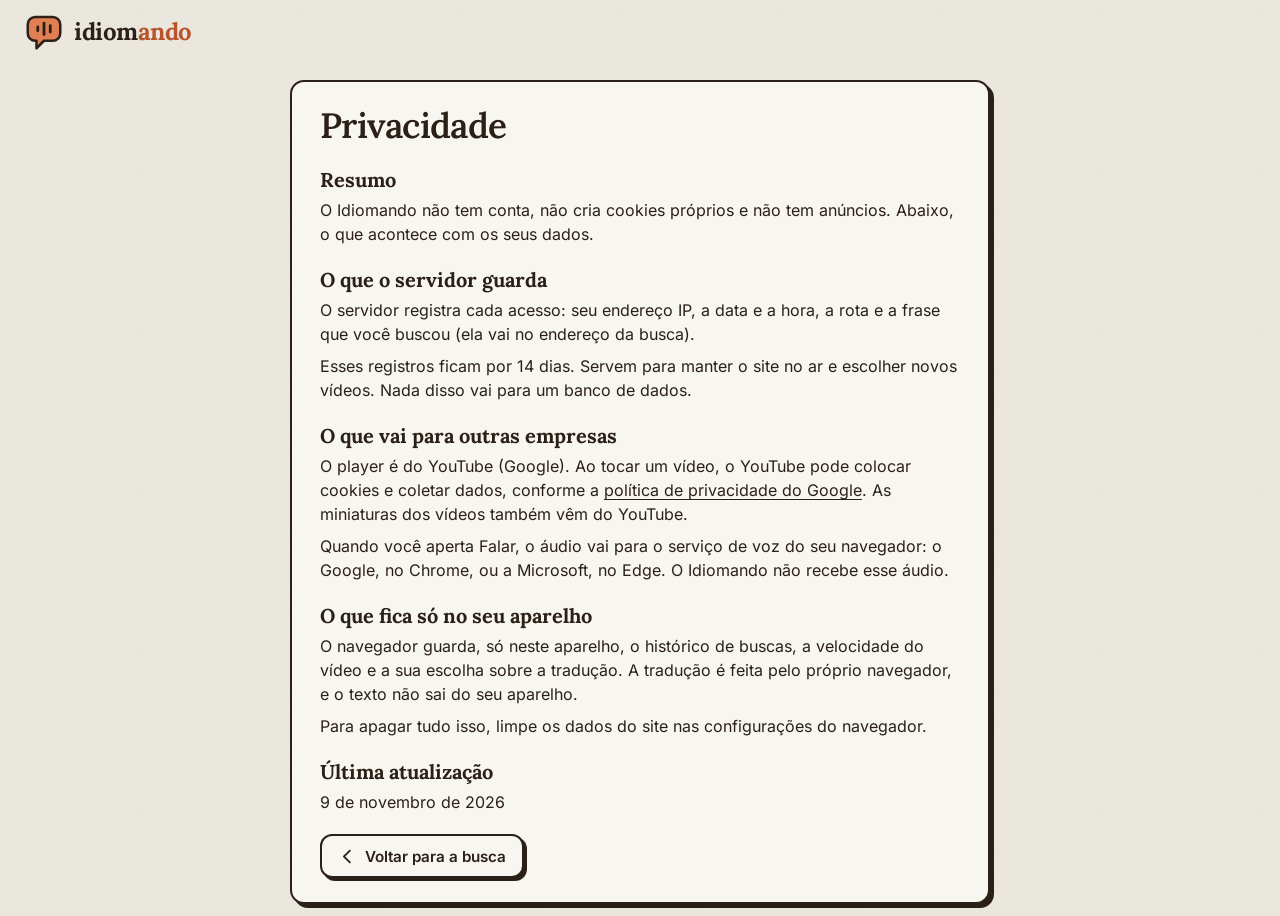
<file: src/main/resources/static/privacidade.html>
<!DOCTYPE html>
<html lang="pt-BR">
<head>
  <meta charset="UTF-8">
  <meta name="viewport" content="width=device-width, initial-scale=1, viewport-fit=cover">
  <title>Privacidade · Idiomando</title>
  <meta name="description" content="O que o Idiomando guarda, o que vai para outras empresas e o que fica só no seu aparelho.">
  <meta name="theme-color" content="#EEEBE3">
  <link rel="icon" href="favicon.svg" type="image/svg+xml">
  <link rel="stylesheet" href="fonts.css">
  <link rel="stylesheet" href="style.css">
</head>
<body>
  <header class="topo">
    <a class="marca" href="./" aria-label="Idiomando, página inicial">
      <svg class="logo" aria-hidden="true"><use href="icons.svg#logo"/></svg>
      <span class="marca-nome">idiom<b>ando</b></span>
    </a>
  </header>

  <main>
    <article class="card politica">
      <h1>Privacidade</h1>

      <h2>Resumo</h2>
      <p>O Idiomando não tem conta, não cria cookies próprios e não tem anúncios. Abaixo, o que acontece com os seus dados.</p>

      <h2>O que o servidor guarda</h2>
      <p>O servidor registra cada acesso: seu endereço IP, a data e a hora, a rota e a frase que você buscou (ela vai no endereço da busca).</p>
      <p>Esses registros ficam por 14 dias. Servem para manter o site no ar e escolher novos vídeos. Nada disso vai para um banco de dados.</p>

      <h2>O que vai para outras empresas</h2>
      <p>O player é do YouTube (Google). Ao tocar um vídeo, o YouTube pode colocar cookies e coletar dados, conforme a <a href="https://policies.google.com/privacy" rel="noopener">política de privacidade do Google</a>. As miniaturas dos vídeos também vêm do YouTube.</p>
      <p>Quando você aperta Falar, o áudio vai para o serviço de voz do seu navegador: o Google, no Chrome, ou a Microsoft, no Edge. O Idiomando não recebe esse áudio.</p>

      <h2>O que fica só no seu aparelho</h2>
      <p>O navegador guarda, só neste aparelho, o histórico de buscas, a velocidade do vídeo e a sua escolha sobre a tradução. A tradução é feita pelo próprio navegador, e o texto não sai do seu aparelho.</p>
      <p>Para apagar tudo isso, limpe os dados do site nas configurações do navegador.</p>

      <h2>Última atualização</h2>
      <p><time datetime="2026-11-09">9 de novembro de 2026</time></p>

      <a class="btn" href="./">
        <svg class="ic" aria-hidden="true"><use href="icons.svg#i-caret-left"/></svg>
        Voltar para a busca
      </a>
    </article>
  </main>
</body>
</html>
</file>
<file: src/main/resources/static/fonts.css>
/* Inter e Lora (variáveis), auto-hospedadas via @fontsource. Licença: SIL OFL 1.1 */
/* Inter cyrillic */
@font-face {
  font-family: 'Inter';
  font-style: normal;
  font-display: swap;
  font-weight: 100 900;
  src: url(fonts/inter-cyrillic-wght-normal.woff2) format('woff2');
  unicode-range: U+0301,U+0400-045F,U+0490-0491,U+04B0-04B1,U+2116;
}

/* Inter latin-ext */
@font-face {
  font-family: 'Inter';
  font-style: normal;
  font-display: swap;
  font-weight: 100 900;
  src: url(fonts/inter-latin-ext-wght-normal.woff2) format('woff2');
  unicode-range: U+0100-02BA,U+02BD-02C5,U+02C7-02CC,U+02CE-02D7,U+02DD-02FF,U+0304,U+0308,U+0329,U+1D00-1DBF,U+1E00-1E9F,U+1EF2-1EFF,U+2020,U+20A0-20AB,U+20AD-20C0,U+2113,U+2C60-2C7F,U+A720-A7FF;
}

/* Inter latin */
@font-face {
  font-family: 'Inter';
  font-style: normal;
  font-display: swap;
  font-weight: 100 900;
  src: url(fonts/inter-latin-wght-normal.woff2) format('woff2');
  unicode-range: U+0000-00FF,U+0131,U+0152-0153,U+02BB-02BC,U+02C6,U+02DA,U+02DC,U+0304,U+0308,U+0329,U+2000-206F,U+20AC,U+2122,U+2191,U+2193,U+2212,U+2215,U+FEFF,U+FFFD;
}

/* Lora cyrillic */
@font-face {
  font-family: 'Lora';
  font-style: normal;
  font-display: swap;
  font-weight: 400 700;
  src: url(fonts/lora-cyrillic-wght-normal.woff2) format('woff2');
  unicode-range: U+0301,U+0400-045F,U+0490-0491,U+04B0-04B1,U+2116;
}

/* Lora latin-ext */
@font-face {
  font-family: 'Lora';
  font-style: normal;
  font-display: swap;
  font-weight: 400 700;
  src: url(fonts/lora-latin-ext-wght-normal.woff2) format('woff2');
  unicode-range: U+0100-02BA,U+02BD-02C5,U+02C7-02CC,U+02CE-02D7,U+02DD-02FF,U+0304,U+0308,U+0329,U+1D00-1DBF,U+1E00-1E9F,U+1EF2-1EFF,U+2020,U+20A0-20AB,U+20AD-20C0,U+2113,U+2C60-2C7F,U+A720-A7FF;
}

/* Lora latin */
@font-face {
  font-family: 'Lora';
  font-style: normal;
  font-display: swap;
  font-weight: 400 700;
  src: url(fonts/lora-latin-wght-normal.woff2) format('woff2');
  unicode-range: U+0000-00FF,U+0131,U+0152-0153,U+02BB-02BC,U+02C6,U+02DA,U+02DC,U+0304,U+0308,U+0329,U+2000-206F,U+20AC,U+2122,U+2191,U+2193,U+2212,U+2215,U+FEFF,U+FFFD;
}

/* Lora latin itálico: só o título da tela inicial usa */
@font-face {
  font-family: 'Lora';
  font-style: italic;
  font-display: swap;
  font-weight: 400 700;
  src: url(fonts/lora-latin-wght-italic.woff2) format('woff2');
  unicode-range: U+0000-00FF,U+0131,U+0152-0153,U+02BB-02BC,U+02C6,U+02DA,U+02DC,U+0304,U+0308,U+0329,U+2000-206F,U+20AC,U+2122,U+2191,U+2193,U+2212,U+2215,U+FEFF,U+FFFD;
}
</file>
<file: src/main/resources/static/style.css>
/* Idiomando — tema: papel claro, laranja, traço marrom-escuro marcante.
   Tokens e regras de identidade em docs/identidade-visual.md */

:root {
  --papel: #EEEBE3;
  --papel-2: #F8F6F0;
  --tinta: #2B2018;
  --suave: #675C52;
  --laranja: #E17F53;
  --laranja-forte: #B8532A;
  --laranja-hover: #E98B63;
  --laranja-claro: #F6DCCD;
  --ok: #4D6B26;
  --ok-bg: #DCE7C6;
  --erro: #9C3A22;
  --erro-bg: #F4D2C6;

  --traco: 2px solid var(--tinta);
  --sombra: 4px 4px 0 var(--tinta);
  --sombra-p: 3px 3px 0 var(--tinta);
  --raio: 12px;
  --hachura: repeating-linear-gradient(135deg, rgba(43, 32, 24, .12) 0 1px, transparent 1px 6px);
  --grao: url("data:image/svg+xml;utf8,<svg xmlns='http://www.w3.org/2000/svg' width='160' height='160'><filter id='n'><feTurbulence type='fractalNoise' baseFrequency='.8' numOctaves='2' stitchTiles='stitch'/><feColorMatrix values='0 0 0 0 .17 0 0 0 0 .13 0 0 0 0 .09 0 0 0 .07 0'/></filter><rect width='100%' height='100%' filter='url(%23n)'/></svg>");

  --serif: 'Lora', Georgia, 'Noto Serif', serif;
  --sans: 'Inter', system-ui, -apple-system, 'Segoe UI', Roboto, 'Noto Sans', sans-serif;
}

* { box-sizing: border-box; }
[hidden] { display: none !important; }
html { -webkit-text-size-adjust: 100%; }
body {
  margin: 0;
  min-height: 100dvh;
  background-color: var(--papel);
  background-image: var(--grao);
  color: var(--tinta);
  font: 400 16px/1.5 var(--sans);
}
h1, h2, p { margin: 0; }
button, select, input { font: inherit; color: inherit; }
.ic { width: 1.25em; height: 1.25em; fill: currentColor; flex: none; }
:focus-visible { outline: 3px solid var(--tinta); outline-offset: 2px; }

.card {
  background: var(--papel-2);
  border: var(--traco);
  border-radius: 14px;
  box-shadow: var(--sombra);
}

/* ---------- botões ---------- */
.btn {
  display: inline-flex; align-items: center; justify-content: center; gap: 8px;
  height: 44px; padding: 0 16px;
  background: var(--papel-2);
  border: var(--traco); border-radius: var(--raio);
  box-shadow: var(--sombra-p);
  font-weight: 600; font-size: .95rem; line-height: 1;
  cursor: pointer;
  transition: transform .08s ease, box-shadow .08s ease, background-color .15s ease;
}
.btn:hover { background-color: #fff; }
.btn:active { transform: translate(3px, 3px); box-shadow: 0 0 0 var(--tinta); }
.btn:disabled { opacity: .4; cursor: not-allowed; box-shadow: none; transform: none; }
.btn.ic-btn { width: 44px; padding: 0; }
.btn.pequeno { height: 36px; }
.btn.pequeno.ic-btn { width: 36px; }
.btn.primario,
.btn[aria-pressed="true"] { background: var(--laranja) var(--hachura); }
.btn.primario:hover,
.btn[aria-pressed="true"]:hover { background-color: var(--laranja-hover); }
.mini { font-size: .8rem; font-variant-numeric: tabular-nums; }

/* ---------- topo ---------- */
.topo {
  max-width: 1320px; margin: 0 auto; padding: 12px 24px;
  display: grid; grid-template-columns: auto minmax(0, 1fr) auto;
  grid-template-areas: "marca busca idioma";
  align-items: center; gap: 16px;
}
.marca { grid-area: marca; display: inline-flex; align-items: center; gap: 10px; color: inherit; text-decoration: none; }
.logo { width: 40px; height: 40px; }
.marca-nome { font: 700 1.5rem/1 var(--serif); letter-spacing: -.02em; }
.marca-nome b { color: var(--laranja-forte); font-weight: 700; }
.slogan { grid-area: slogan; display: none; position: relative; max-width: 100%; font: 600 clamp(1.85rem, 5.6vw, 3.25rem)/1.12 var(--serif); letter-spacing: -.02em; }
.so-leitor { position: absolute; width: 1px; height: 1px; overflow: hidden; clip-path: inset(50%); white-space: nowrap; }

/* título animado da tela inicial (js/titulo.js): as duas frases dividem a mesma célula, então a altura é fixa */
.titulo-visual { display: grid; justify-items: center; align-items: center; }
.fr { grid-area: 1 / 1; display: block; }
.ln { display: block; white-space: nowrap; }
.p, .g { display: inline-block; }
.dv { position: relative; display: inline-block; font-style: italic; color: var(--laranja-forte); }
.sub { position: absolute; left: 0; bottom: -.12em; width: 100%; height: .16em; overflow: visible; }
.sub path { fill: none; stroke: var(--laranja); stroke-width: 2.5px; stroke-linecap: round; vector-effect: non-scaling-stroke; }
.ondas.onda-titulo { position: absolute; left: 100%; top: 50%; height: .8em; gap: .1em; margin: -.4em 0 0 .3em; opacity: 0; }
.ondas.onda-titulo i { width: .16em; border-width: 1.5px; }
@media (max-width: 359px) { .ondas.onda-titulo { display: none; } }
.fr-2 .g { opacity: 0; }
.ln-grande { font-size: 1.3em; line-height: 0; margin-top: .06em; }
.palavra-titulo { display: block; width: 5.095em; height: .935em; margin: 0 auto; overflow: visible; fill: var(--laranja-forte); }
.pingo { opacity: 0; }
.titulo[data-estatico] .fr-2 { display: none; }
.sub-frase { white-space: normal; max-width: 24em; margin: 1em auto 0; font: 500 clamp(.95rem, 2.1vw, 1.15rem)/1.35 var(--sans); letter-spacing: 0; color: var(--suave); opacity: 0; }

.busca {
  grid-area: busca; display: flex; align-items: stretch;
  min-width: 0; height: 48px;
  background: var(--papel-2); border: var(--traco); border-radius: 14px;
  box-shadow: var(--sombra-p); overflow: hidden;
}
.busca:focus-within { outline: 3px solid var(--tinta); outline-offset: 2px; }
.busca input {
  flex: 1; min-width: 0; padding: 0 16px;
  background: transparent; border: 0; outline: 0; font-size: 1.05rem;
}
.busca input::placeholder { color: var(--suave); }
.busca .btn { height: auto; border: 0; border-left: var(--traco); border-radius: 0; box-shadow: none; }
.busca .btn:active { transform: none; filter: brightness(.95); }

.idioma {
  grid-area: idioma; position: relative;
  display: inline-flex; align-items: center;
  height: 44px; padding: 0;
  background: var(--papel-2); border: var(--traco); border-radius: 999px;
  box-shadow: var(--sombra-p); cursor: pointer;
}
.idioma:focus-within { outline: 3px solid var(--tinta); outline-offset: 2px; }
.idioma select {
  appearance: none; -webkit-appearance: none;
  align-self: stretch; padding: 0 38px 0 40px; /* o select ocupa a pílula toda: clicar em qualquer ponto abre a lista */
  background: transparent; border: 0; outline: 0;
  font-weight: 600; font-size: .92rem; cursor: inherit;
}
.idioma .ic { position: absolute; top: 50%; translate: 0 -50%; pointer-events: none; } /* ícones por cima do select, sem pegar o clique */
.idioma .ic:first-child { left: 12px; }
.idioma .caret { right: 12px; }
.idioma select:disabled { opacity: 1; -webkit-text-fill-color: var(--tinta); }
.idioma[data-unico] { box-shadow: none; background: transparent; border-style: dashed; cursor: default; }
.idioma[data-unico] .caret { display: none; }
.idioma[data-unico] select { padding-right: 14px; }
/* sinal de que o idioma foi trocado sozinho: ponto no canto, some na próxima interação */
.idioma[data-trocou]::after {
  content: ""; position: absolute; top: -5px; right: -3px;
  width: 12px; height: 12px;
  background: var(--laranja); border: var(--traco); border-radius: 50%;
  animation: ponto .6s ease-in-out 2;
}

/* Seletor com a cara do projeto, só onde o navegador deixa estilizar o <select> (Chrome/Edge 135+, Safari 27+).
   Sem suporte (Firefox), nada disto vale e a lista continua a nativa. */
@supports (appearance: base-select) {
  .idioma select,
  .idioma select::picker(select) { appearance: base-select; }
  .idioma select { display: flex; align-items: center; background: transparent; border: 0; } /* centraliza o texto na altura da pílula */
  .idioma select::picker-icon { display: none; } /* a seta é o svg.caret da pílula */
  .idioma select::picker(select) {
    min-width: 160px; margin-top: 8px; padding: 6px;
    background: var(--papel-2); border: var(--traco); border-radius: var(--raio); box-shadow: var(--sombra);
  }
  body[data-estado="inicio"] .idioma select::picker(select) { position-area: block-end span-inline-start; }
  .idioma option {
    display: flex; align-items: center; gap: 10px;
    height: 36px; padding: 0 10px; border-radius: 8px;
    font-weight: 600; font-size: .92rem; cursor: pointer;
  }
  .idioma option:hover, .idioma option:focus-visible, .idioma option:checked { background: var(--laranja-claro); }
  .idioma option::checkmark {
    content: ""; order: 1; margin-left: auto; width: 1em; height: 1em;
    background: currentColor; mask: url("data:image/svg+xml,%3Csvg xmlns='http://www.w3.org/2000/svg' viewBox='0 0 256 256'%3E%3Cpath d='M232.49,80.49l-128,128a12,12,0,0,1-17,0l-56-56a12,12,0,1,1,17-17L96,183,215.51,63.51a12,12,0,0,1,17,17Z'/%3E%3C/svg%3E") center / contain no-repeat;
  }
}

/* ---------- estados ---------- */
.inicio, .estudio, .status { display: none; }
body[data-estado="inicio"] .inicio { display: block; }
body[data-estado="resultados"] .estudio { display: grid; }
body[data-estado="buscando"] .status,
body[data-estado="vazio"] .status,
body[data-estado="erro"] .status { display: block; }

/* início: o topo vira hero centrado */
body[data-estado="inicio"] .topo {
  grid-template-columns: 1fr; grid-template-areas: "marca" "slogan" "busca";
  justify-items: center; text-align: center;
  max-width: 760px; padding-top: 6vh; gap: 2.25rem;
}
body[data-estado="inicio"] .slogan { display: block; }
/* na tela inicial o idioma fica no canto superior direito, fora do hero */
body[data-estado="inicio"] .idioma { position: absolute; top: 16px; right: 24px; }
/* a marca nasce no centro do hero e desliza para o canto, ao lado do idioma (js/titulo.js) */
body[data-estado="inicio"] .marca { transform-origin: 0 0; }
body[data-estado="inicio"][data-marca="canto"] .marca { transform: translate(var(--marca-dx), var(--marca-dy)) scale(var(--marca-escala)); }
/* a marca fica entre o topo da página e o título, um pouco mais perto do título */
body[data-estado="inicio"] .marca { margin: 3vh 0 -.75rem; }
body[data-estado="inicio"] .logo { width: 56px; height: 56px; }
body[data-estado="inicio"] .marca-nome { font-size: 1.9rem; }
body[data-estado="inicio"] .busca { width: 100%; height: 60px; box-shadow: var(--sombra); }
body[data-estado="inicio"] .busca input { font-size: 1.15rem; padding: 0 20px; }

main { max-width: 1320px; margin: 0 auto; padding: 8px 24px 12px; }

/* rodapé sempre no fim da tela, mesmo quando o conteúdo é curto */
body[data-estado] { display: flex; flex-direction: column; }
body[data-estado] .topo, body[data-estado] main { width: 100%; }
body[data-estado] main { flex: 1 0 auto; }
body[data-estado] .rodape { margin-top: auto; padding-top: 0; }

.inicio { max-width: 900px; margin: 0 auto; text-align: center; }
/* a folga da tela vai para o espaço entre as frases/recentes e os cards (e não para antes do rodapé) */
body[data-estado="inicio"] main { display: flex; flex-direction: column; }
body[data-estado="inicio"] .inicio { flex: 1 0 auto; width: 100%; padding-top: 1.5vh; display: flex; flex-direction: column; }
body[data-estado="inicio"] .passos { margin-top: auto; padding-top: 44px; }
.chips { display: flex; flex-wrap: wrap; justify-content: center; align-items: center; gap: 8px; margin-bottom: 12px; }
.chips-titulo { display: inline-flex; align-items: center; gap: 6px; color: var(--suave); font-size: .85rem; font-weight: 500; }
.chip-btn {
  height: 34px; padding: 0 14px;
  background: var(--papel-2); border: var(--traco); border-radius: 999px;
  font-size: .9rem; font-weight: 500; cursor: pointer;
  transition: background-color .15s, transform .08s;
}
.chip-btn:hover { background: var(--laranja-claro); }
.chip-btn:active { transform: translateY(1px); }
.chip-trocar { display: inline-flex; align-items: center; justify-content: center; width: 34px; padding: 0; }

.passos { list-style: none; display: grid; grid-template-columns: repeat(3, 1fr); gap: 16px; margin: 40px 0 0; padding: 0; text-align: left; }
.passos li { display: flex; align-items: flex-start; gap: 14px; padding: 18px; animation: entra .35s ease both; }
.passos li:nth-child(2) { animation-delay: .06s; }
.passos li:nth-child(3) { animation-delay: .12s; }
.passo-icone {
  display: grid; place-items: center; flex: none; width: 44px; height: 44px;
  background: var(--laranja) var(--hachura); border: var(--traco); border-radius: 50%;
}
.passo-icone .ic { width: 22px; height: 22px; }
.passos h2 { font: 700 1.25rem/1.2 var(--serif); margin-bottom: 2px; }
.passos p { color: var(--suave); font-size: .92rem; line-height: 1.4; }
.promessa { margin-top: 18px; color: var(--suave); font-size: .9rem; font-weight: 500; }

/* ---------- status (buscando, vazio, erro) ---------- */
.status { max-width: 520px; margin: 10vh auto 0; padding: 28px 24px; text-align: center; }
.status h2 { font: 600 1.4rem/1.25 var(--serif); margin-top: 10px; }
.status p { color: var(--suave); margin-top: 6px; }
.status > .ic { width: 40px; height: 40px; }
.ondas { display: flex; justify-content: center; align-items: center; gap: 6px; height: 44px; }
.ondas i {
  width: 9px; height: 100%; background: var(--laranja); border: var(--traco); border-radius: 99px;
  transform-origin: center; animation: onda .9s ease-in-out infinite;
}
.ondas i:nth-child(2) { animation-delay: .12s; }
.ondas i:nth-child(3) { animation-delay: .24s; }
.ondas i:nth-child(4) { animation-delay: .36s; }
.ondas i:nth-child(5) { animation-delay: .48s; }

/* ---------- estúdio ---------- */
.estudio { grid-template-columns: minmax(0, 1fr) clamp(340px, 30vw, 440px); gap: 24px; align-items: start; }
.palco {
  min-width: 0; justify-self: center;
  width: min(100%, max(420px, calc((100dvh - 390px) * 16 / 9)));
  display: flex; flex-direction: column; gap: 12px;
}
.moldura {
  position: relative; aspect-ratio: 16 / 9;
  background: #000; border: var(--traco); border-radius: 14px; box-shadow: var(--sombra); overflow: hidden;
}
.moldura iframe, #player { position: absolute; inset: 0; width: 100%; height: 100%; border: 0; }

.trecho-barra { height: 10px; background: var(--papel-2); border: var(--traco); border-radius: 99px; overflow: hidden; }
#progresso { width: 0; height: 100%; background: var(--laranja) var(--hachura); }

.dock { display: flex; flex-wrap: wrap; align-items: center; gap: 8px; }
.dock-espaco { flex: 1; }
.vel { position: relative; }
.popover { position: absolute; bottom: calc(100% + 10px); left: 0; z-index: 5; display: grid; gap: 2px; padding: 6px; min-width: 112px; }
.popover button {
  display: flex; align-items: center; justify-content: space-between; gap: 10px;
  height: 36px; padding: 0 10px; background: transparent; border: 0; border-radius: 8px;
  font-weight: 600; font-size: .92rem; cursor: pointer; text-align: left;
}
.popover button:hover { background: var(--laranja-claro); }
.popover button[aria-checked="true"] { background: var(--laranja-claro); }
.popover button .ic { visibility: hidden; width: 1em; height: 1em; }
.popover button[aria-checked="true"] .ic { visibility: visible; }

.legenda-card { margin: 0; padding: 14px 20px; }
#legenda { margin: 0; min-height: 2.9em; font: 500 clamp(1.1rem, 1.9vw, 1.5rem)/1.45 var(--serif); }
mark {
  color: inherit; padding: 0 .12em; border-radius: 3px;
  background: linear-gradient(180deg, transparent 50%, rgba(225, 127, 83, .7) 50%);
}
/* palavra falada: barra laranja arredondada, com degradê e uma sombra pequena */
#legenda .w { position: relative; }
#legenda .w.falando::after {
  content: ""; position: absolute; left: 0; right: 0; bottom: -.3em; height: .26em; border-radius: 999px;
  background: linear-gradient(180deg, var(--laranja-hover), var(--laranja));
  box-shadow: 0 2px 3px rgba(184, 83, 42, .35);
}
#traducao {
  margin: 6px 0 0; min-height: 1.45em; color: var(--suave); font: 400 clamp(.88rem, 1.2vw, .98rem)/1.45 var(--sans);
  display: -webkit-box; -webkit-line-clamp: 2; -webkit-box-orient: vertical; overflow: hidden;
}
#traducao[hidden] { display: none; }
.legenda-rodape { display: flex; justify-content: flex-end; margin-top: 8px; }
.legenda-rodape:has(> [hidden]:only-child) { display: none; }
.btn.mini-btn { flex: none; width: 32px; height: 32px; padding: 0; box-shadow: 2px 2px 0 var(--tinta); }
.btn.mini-btn[hidden] { display: none; }
.btn.mini-btn.com-rotulo { width: auto; padding: 0 12px; gap: 6px; font-size: .82rem; font-weight: 600; }
.btn.mini-btn.com-rotulo [hidden] { display: none; }
.btn.mini-btn:disabled { cursor: progress; opacity: .6; }
.btn.mini-btn[aria-pressed="true"] { background: var(--laranja-claro); }
.selo {
  display: inline-block; margin-bottom: 8px; padding: 2px 10px;
  background: var(--laranja-claro); border: var(--traco); border-radius: 99px;
  font-size: .78rem; font-weight: 600;
}

/* ---------- lateral: prática + lista ---------- */
.lateral { display: flex; flex-direction: column; gap: 16px; min-width: 0; max-height: calc(100dvh - 124px); } /* 108px do topo + 16px do rodapé */
.pratica { padding: 14px 16px; flex: none; }
.pratica-topo { display: flex; align-items: center; gap: 12px; min-height: 36px; }
.pratica-alvo { margin-top: 10px; display: grid; gap: 2px; }
#alvo-original { font: 500 1.05rem/1.35 var(--serif); }
.alvo-latino { color: var(--suave); font-size: .9rem; }
#alvo-original, .alvo-latino { display: -webkit-box; -webkit-line-clamp: 3; -webkit-box-orient: vertical; overflow: hidden; }
.seg { display: inline-flex; flex: none; border: var(--traco); border-radius: 10px; overflow: hidden; }
.seg button { height: 32px; padding: 0 14px; background: transparent; border: 0; font-weight: 600; font-size: .85rem; cursor: pointer; }
.seg button + button { border-left: var(--traco); }
.seg button[aria-pressed="true"] { background: var(--tinta); color: var(--papel-2); }
#mic-status { min-width: 0; color: var(--suave); font-size: .85rem; line-height: 1.3; }
#mic-resultado { margin-top: 10px; animation: entra .25s ease both; }
.nota-linha { display: flex; flex-wrap: wrap; align-items: baseline; gap: 4px 12px; }
#mic-nota { font: 700 1.35rem/1.2 var(--serif); }
#mic-palavras { font-size: 1.05rem; line-height: 1.7; }
.palavra { display: inline-block; padding: 0 8px; margin: 0 2px; border-radius: 8px; border: 2px solid transparent; font-weight: 500; animation: pop .25s ease both; }
.palavra.ok { background: var(--ok-bg); color: var(--ok); border-color: var(--ok); }
.palavra.falta { background: var(--erro-bg); color: var(--erro); border-color: var(--erro); text-decoration: underline wavy; text-underline-offset: 4px; }
#mic-ouvido { margin-top: 2px; color: var(--suave); font-size: .85rem; }
.btn.escutando { animation: pulso 1.2s ease-in-out infinite; }

.lista { display: flex; flex-direction: column; min-height: 0; flex: 1 1 auto; overflow: hidden; }
.lista-topo { display: flex; align-items: center; justify-content: space-between; gap: 8px; padding: 10px 12px 10px 16px; border-bottom: var(--traco); }
.lista-titulo { display: inline-flex; align-items: center; gap: 8px; font-weight: 700; font-size: .95rem; }
.lista-acoes { display: flex; gap: 6px; }
.itens { list-style: none; margin: 0; padding: 8px; overflow-y: auto; min-height: 0; display: grid; gap: 4px; align-content: start; }
.item {
  display: grid; grid-template-columns: 96px minmax(0, 1fr) auto; align-items: center; gap: 10px;
  width: 100%; padding: 6px; text-align: left;
  background: transparent; border: 2px solid transparent; border-radius: 10px; cursor: pointer;
  transition: background-color .12s;
}
.item:hover { background: #fff; }
.item[aria-current="true"] { background: var(--laranja-claro); border-color: var(--tinta); }
.thumb { width: 96px; height: 54px; object-fit: cover; background: #d8d3c8; border: 2px solid var(--tinta); border-radius: 6px; }
.item-texto { display: grid; gap: 2px; min-width: 0; }
.item-legenda {
  font: 500 .88rem/1.35 var(--serif);
  display: -webkit-box; -webkit-line-clamp: 2; -webkit-box-orient: vertical; overflow: hidden;
}
.item-titulo { color: var(--suave); font-size: .75rem; white-space: nowrap; overflow: hidden; text-overflow: ellipsis; }
.item[data-indisponivel] { opacity: .45; cursor: not-allowed; }
.item[data-indisponivel]:hover { background: transparent; }
.item[data-indisponivel] .thumb { filter: grayscale(1); }
.selo-aprox { padding: 1px 8px; background: var(--papel-2); border: 2px solid var(--tinta); border-radius: 99px; font-size: .72rem; font-weight: 700; }

/* ---------- rodapé, aviso do microfone e página de privacidade ---------- */
.rodape { padding: 0 24px 8px; text-align: center; color: var(--suave); font-size: .85rem; }
.rodape a, .pratica-aviso a { color: inherit; text-underline-offset: 3px; }
.pratica-aviso { margin-top: 10px; color: var(--suave); font-size: .75rem; line-height: 1.35; }
.politica { max-width: 70ch; margin: 8px auto 0; padding: 24px 28px; }
.politica h1 { font: 600 clamp(1.6rem, 3.4vw, 2.2rem)/1.15 var(--serif); letter-spacing: -.02em; margin-bottom: 14px; }
.politica h2 { font: 700 1.25rem/1.2 var(--serif); margin: 22px 0 6px; }
.politica p + p { margin-top: 8px; }
.politica a:not(.btn) { color: inherit; text-underline-offset: 3px; }
.politica .btn { margin-top: 20px; color: inherit; text-decoration: none; }

/* ---------- movimento ---------- */
@keyframes onda { 0%, 100% { transform: scaleY(.3); } 50% { transform: scaleY(1); } }
@keyframes entra { from { opacity: 0; transform: translateY(6px); } to { opacity: 1; transform: none; } }
@keyframes ponto { 0%, 100% { transform: scale(1); } 50% { transform: scale(1.35); } }
@keyframes pop { from { opacity: 0; transform: scale(.85); } to { opacity: 1; transform: none; } }
@keyframes pulso { 0%, 100% { box-shadow: var(--sombra-p), 0 0 0 0 rgba(225, 127, 83, .6); } 50% { box-shadow: var(--sombra-p), 0 0 0 8px rgba(225, 127, 83, 0); } }
@media (prefers-reduced-motion: reduce) {
  *, *::before, *::after { animation: none !important; transition: none !important; }
}

/* ---------- responsivo ---------- */
/* telas de notebook (pouca altura): a tela inicial inteira cabe sem rolar */
@media (min-width: 760px) and (max-height: 760px) {
  body[data-estado="inicio"] .topo { padding-top: 2vh; gap: 1.5rem; }
  body[data-estado="inicio"] .marca { margin-top: 1.5vh; }
  body[data-estado="inicio"] .logo { width: 48px; height: 48px; }
  body[data-estado="inicio"] .busca { height: 54px; }
  .chips { margin-bottom: 4px; }
  body[data-estado="inicio"] .passos { padding-top: 28px; }
  .passos li { padding: 12px 16px; }
  .promessa { margin-top: 12px; }
  body[data-estado] .rodape { padding-top: 6px; }
}
@media (max-width: 1100px) {
  .estudio { grid-template-columns: minmax(0, 1fr) 320px; gap: 20px; }
  .lateral { max-height: calc(100dvh - 124px); }
}
@media (max-width: 979px) {
  .estudio { grid-template-columns: minmax(0, 1fr); gap: 16px; }
  .palco { width: 100%; justify-self: stretch; }
  .lateral { max-height: none; }
  /* cabem 5 ocorrências (70px cada + 4px de vão + 16px de respiro); o resto rola dentro da lista, como no desktop */
  .lista { overflow: hidden; }
  .itens { max-height: 382px; overflow-y: auto; }
}
@media (max-width: 759px) {
  .topo { grid-template-columns: 1fr auto; grid-template-areas: "marca idioma" "busca busca"; gap: 10px 12px; padding: 10px 16px; }
  body[data-estado="inicio"] .topo { grid-template-columns: 1fr; grid-template-areas: "marca" "slogan" "busca"; padding-top: 72px; }
  body[data-estado="inicio"] .idioma { top: 12px; right: 16px; }
  main { padding: 4px 16px 28px; }
  .passos { grid-template-columns: 1fr; gap: 10px; margin-top: 36px; }
  body[data-estado="inicio"] .passos { padding-top: 28px; }
  .passos li { padding: 12px 14px; align-items: center; }
  .rotulo-busca { display: none; }
  .busca .btn { padding: 0 14px; }
}
@media (max-width: 479px) {
  .mini { display: none; }
  .dock { gap: 6px; }
  .dock-espaco { display: none; }
  .dock .btn { height: 40px; padding: 0 10px; }
  .dock .btn.ic-btn { width: 40px; padding: 0; }
  #mic { margin-left: auto; }
  #mic-texto { display: none; }
  .item { grid-template-columns: 80px minmax(0, 1fr) auto; }
  .thumb { width: 80px; height: 45px; }
  .itens { max-height: 337px; } /* 5 × 61px + 4 × 4px + 16px */
}
</file>
